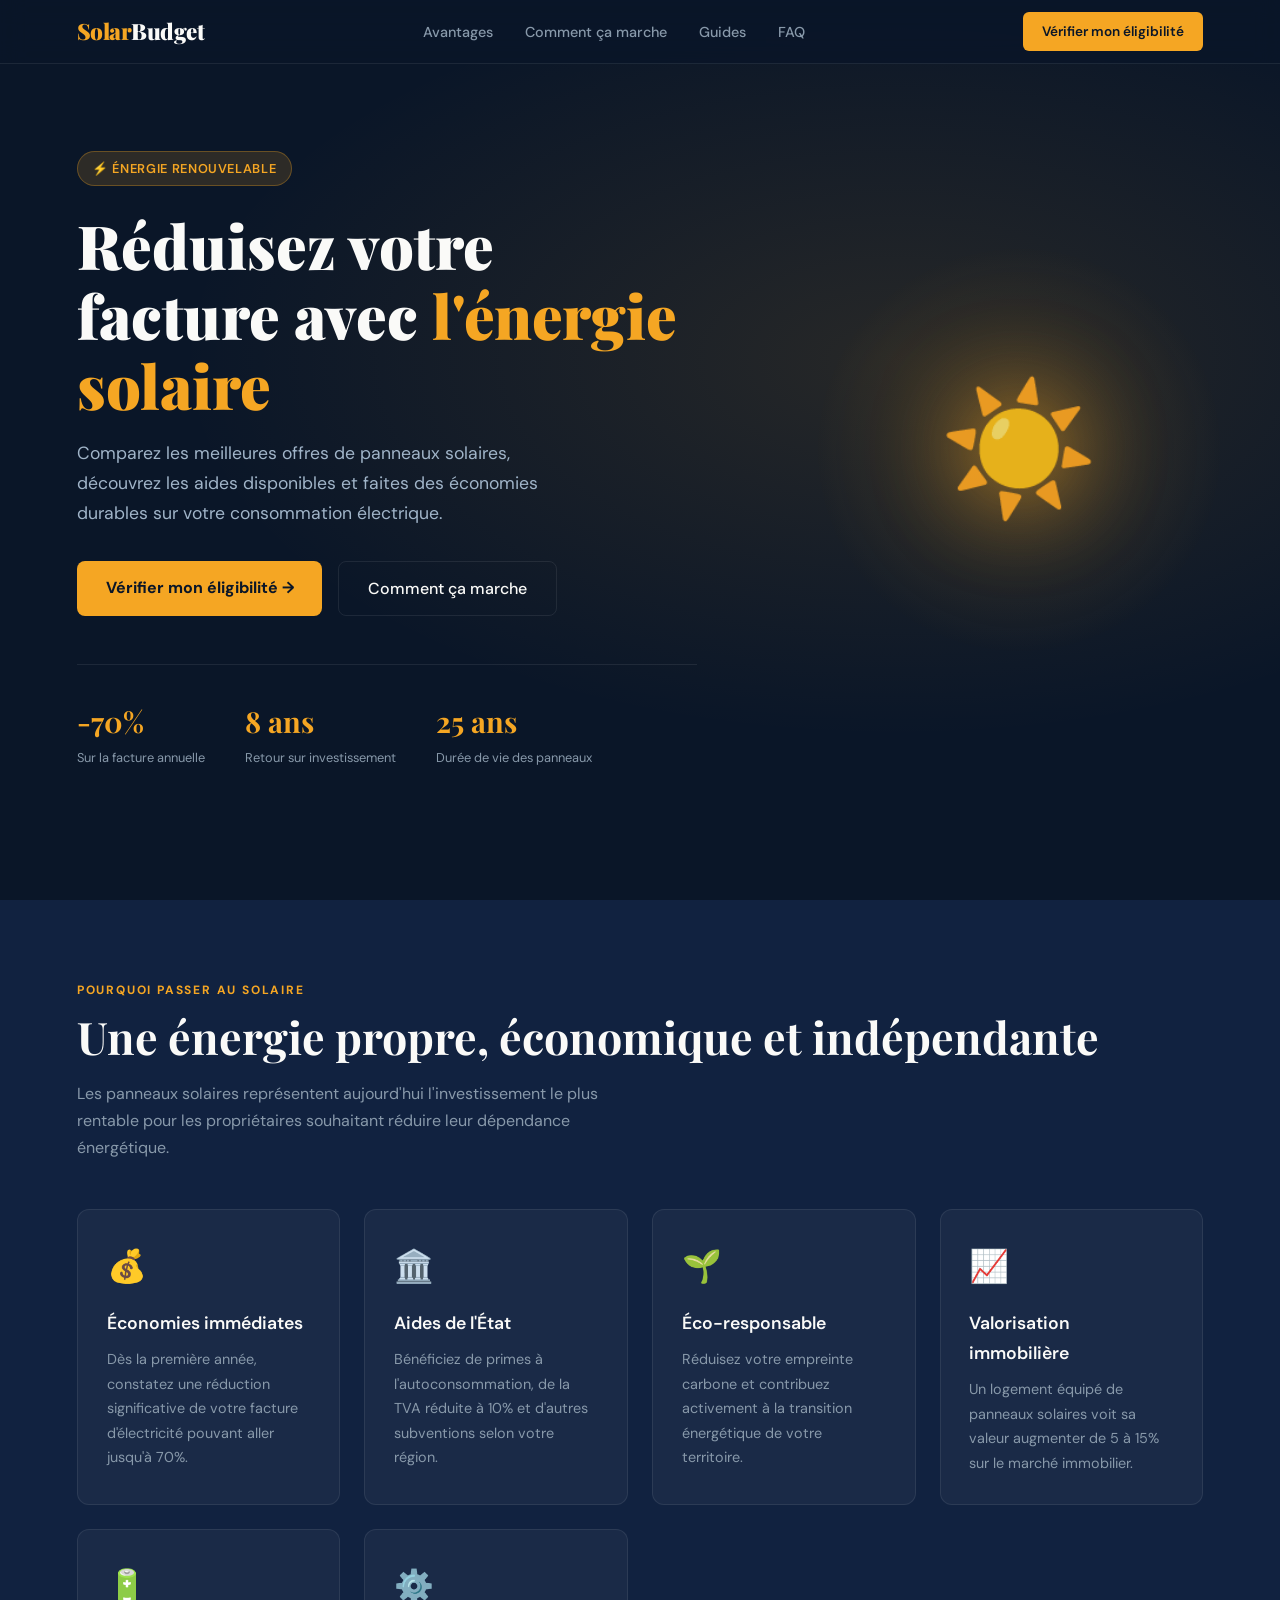
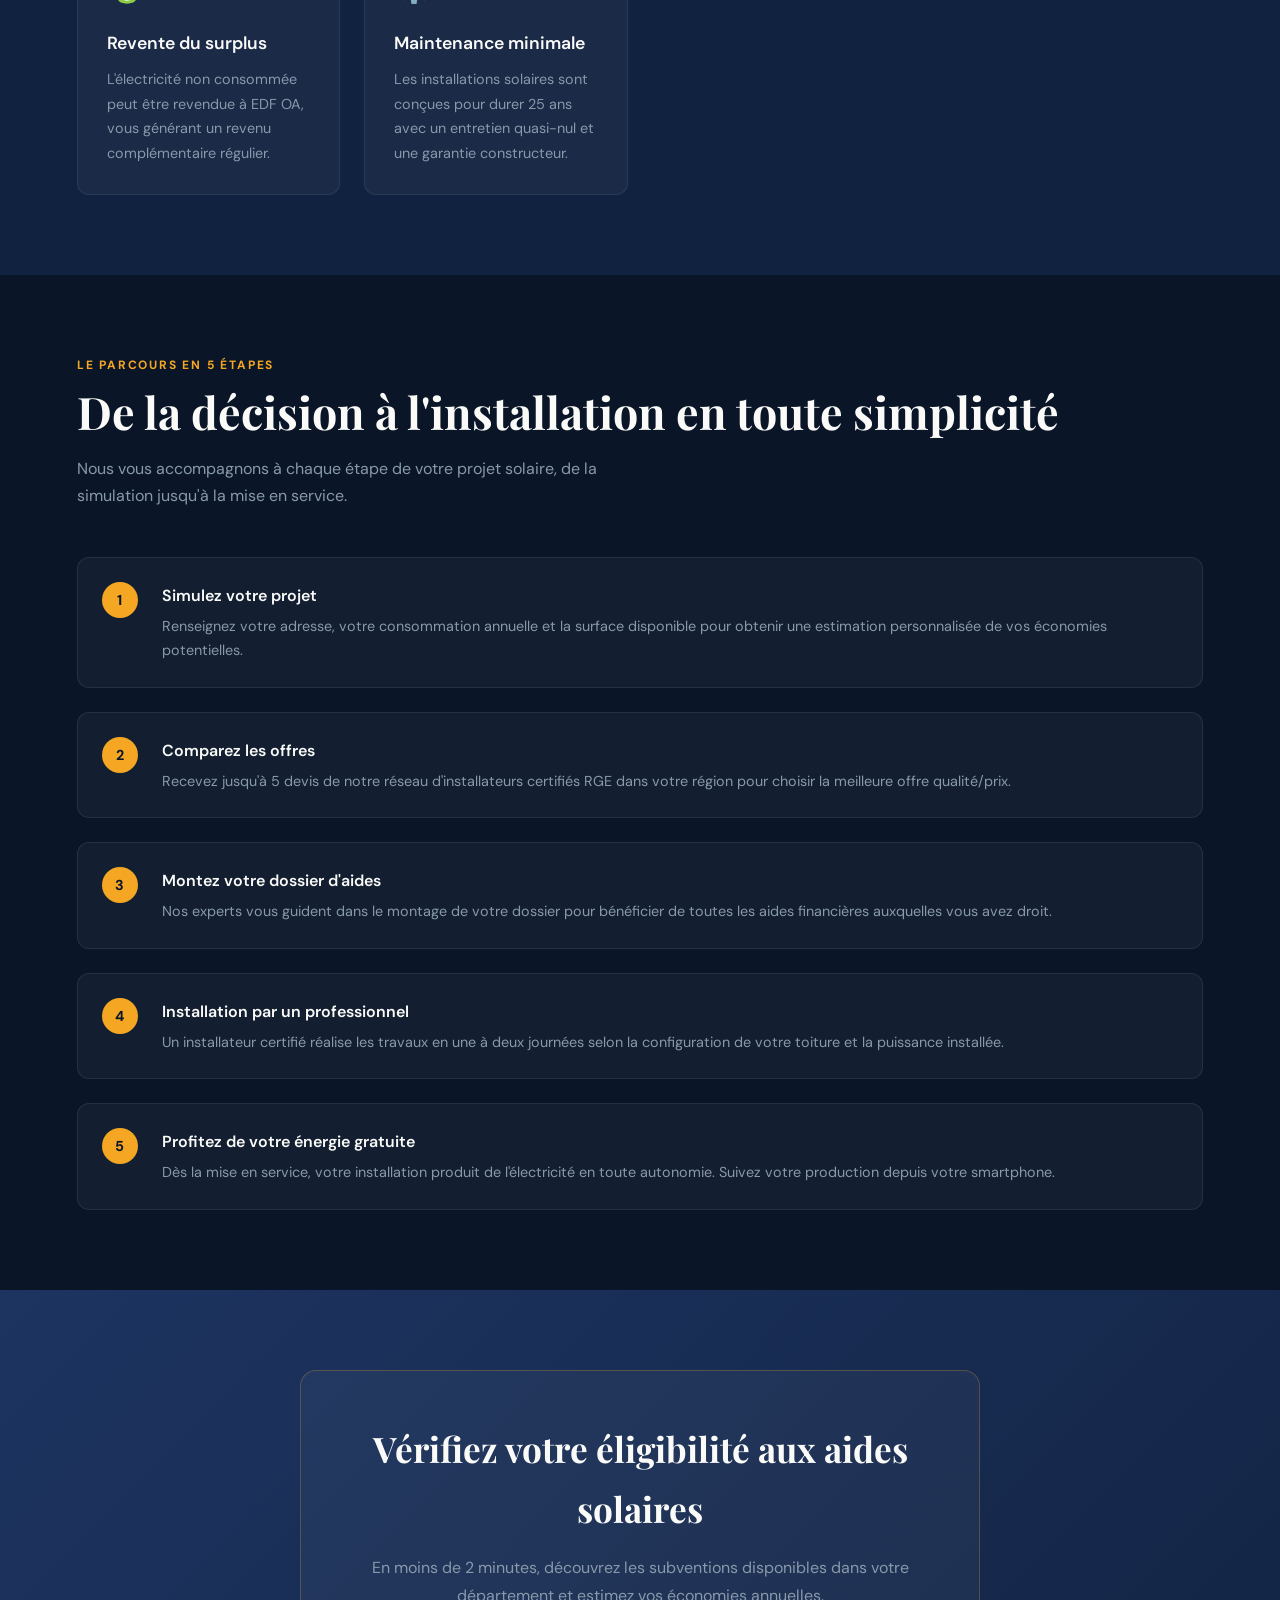
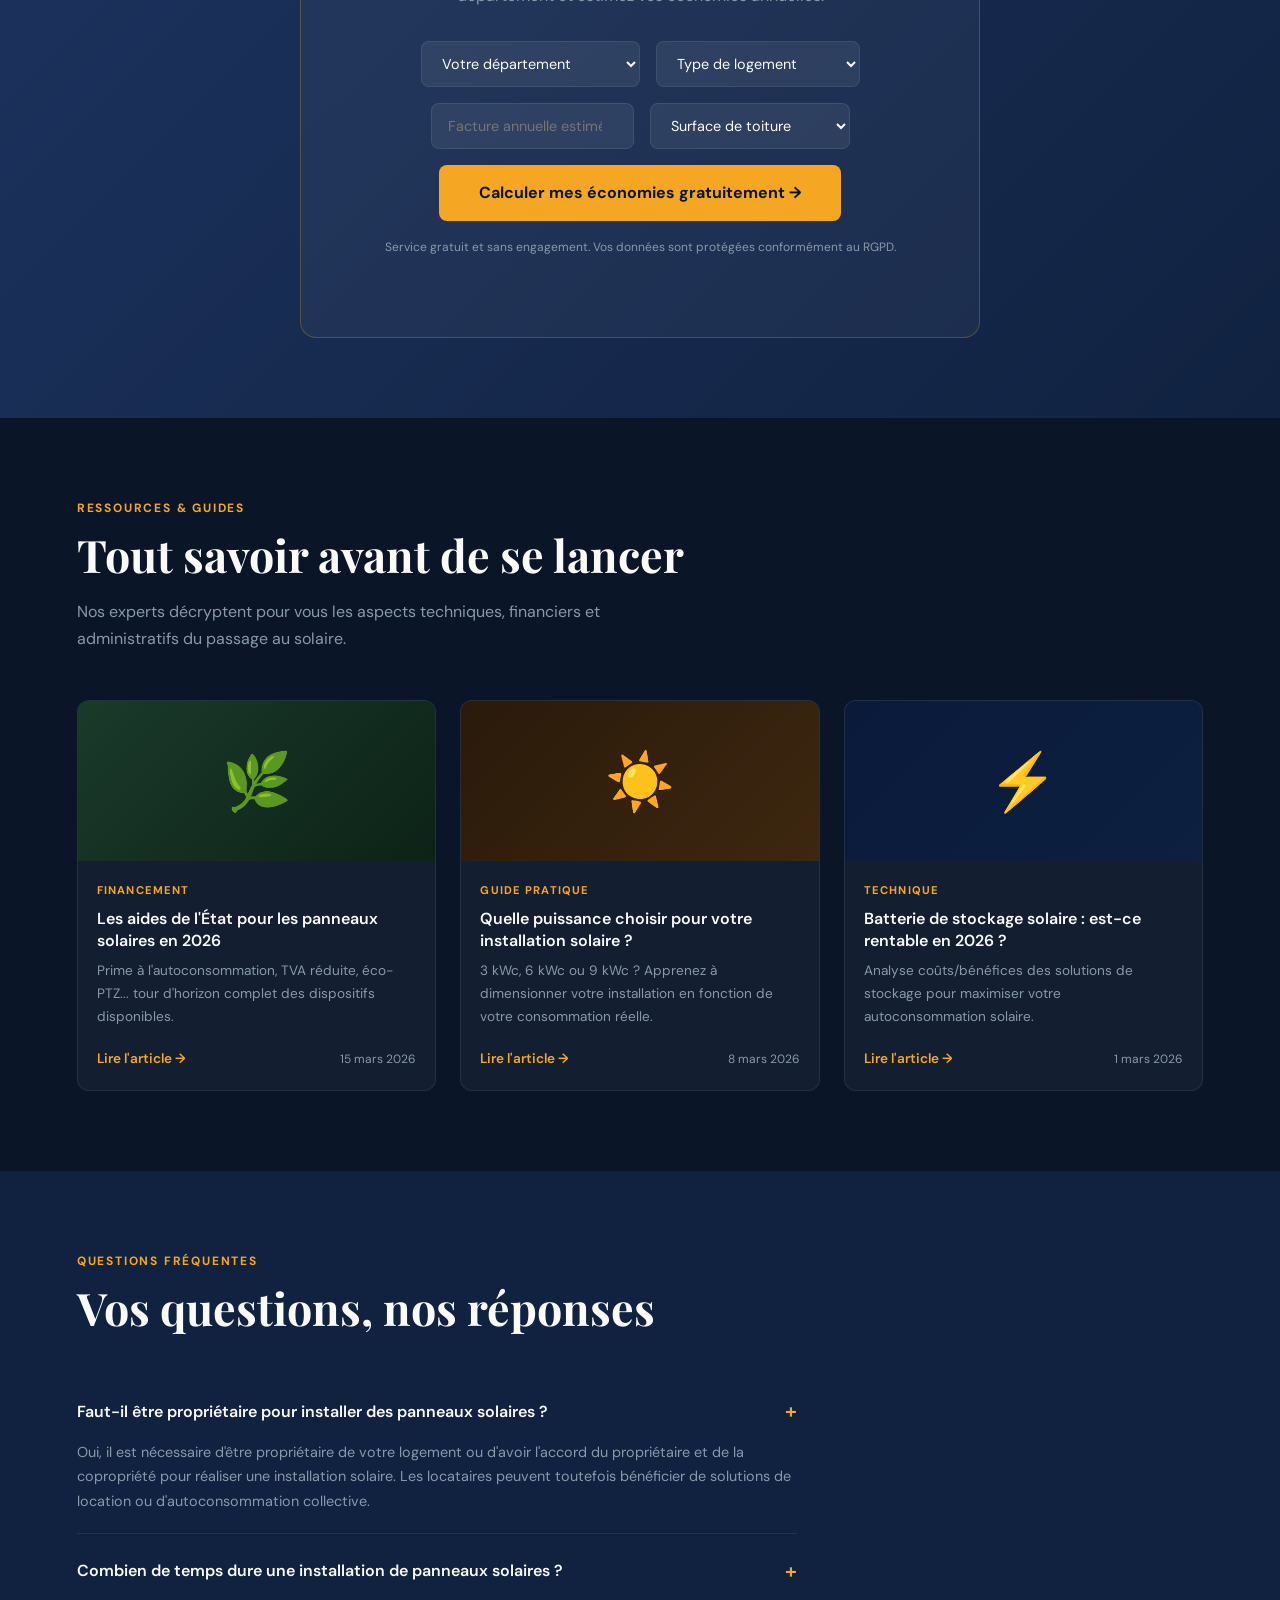
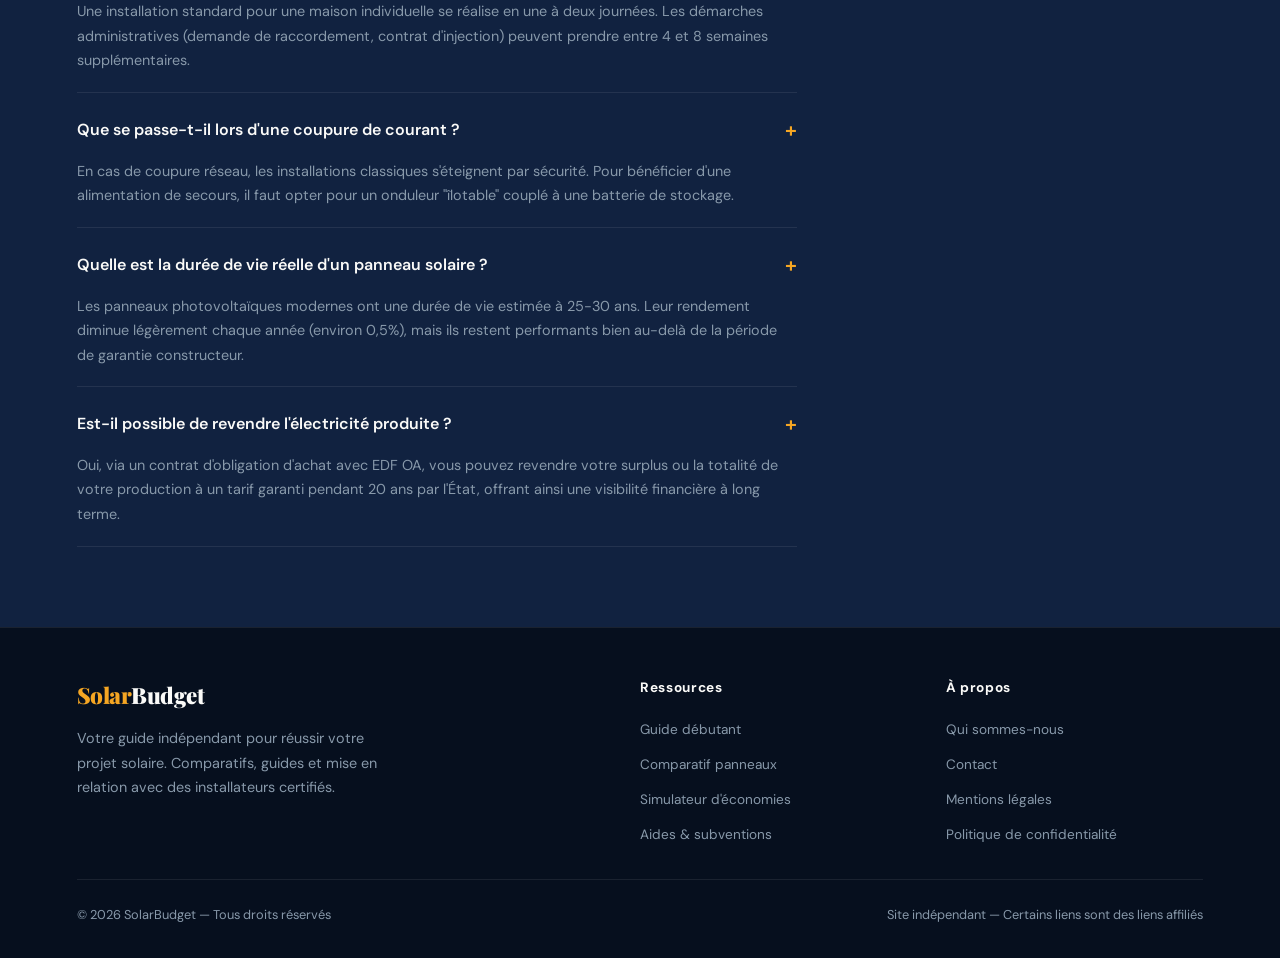
<file: index.html>
<!DOCTYPE html>
<html lang="fr">
<head>
  <meta charset="UTF-8" />
  <meta name="viewport" content="width=device-width, initial-scale=1.0"/>
  <title>SolarBudget — Économisez avec l'énergie solaire</title>
  <meta name="description" content="Découvrez comment réduire votre facture d'électricité grâce aux panneaux solaires. Guides, comparatifs et conseils d'experts pour passer au solaire.">
  <link rel="preconnect" href="https://fonts.googleapis.com">
  <link href="https://fonts.googleapis.com/css2?family=Playfair+Display:wght@700;900&family=DM+Sans:wght@400;500;600&display=swap" rel="stylesheet">
  <style>
    :root {
      --sun: #F5A623;
      --sun-deep: #E8890A;
      --sky: #0A1628;
      --sky-mid: #112240;
      --sky-light: #1D3461;
      --white: #FAFAF8;
      --muted: #8899AA;
      --card-bg: rgba(255,255,255,0.04);
      --border: rgba(255,255,255,0.08);
    }

    *, *::before, *::after { box-sizing: border-box; margin: 0; padding: 0; }

    html { scroll-behavior: smooth; }

    body {
      background: var(--sky);
      color: var(--white);
      font-family: 'DM Sans', sans-serif;
      font-size: 16px;
      line-height: 1.7;
      overflow-x: hidden;
    }

    /* ── NAV ── */
    nav {
      position: fixed; top: 0; width: 100%; z-index: 100;
      background: rgba(10,22,40,0.85);
      backdrop-filter: blur(12px);
      border-bottom: 1px solid var(--border);
      padding: 0 6vw;
      display: flex; align-items: center; justify-content: space-between;
      height: 64px;
    }
    .nav-logo {
      font-family: 'Playfair Display', serif;
      font-size: 1.4rem; font-weight: 900;
      color: var(--sun);
      letter-spacing: -0.5px;
    }
    .nav-logo span { color: var(--white); }
    .nav-links { display: flex; gap: 2rem; list-style: none; }
    .nav-links a {
      color: var(--muted); text-decoration: none; font-size: 0.9rem;
      font-weight: 500; transition: color .2s;
    }
    .nav-links a:hover { color: var(--white); }
    .nav-cta {
      background: var(--sun); color: var(--sky);
      padding: 0.5rem 1.2rem; border-radius: 6px;
      font-weight: 600; font-size: 0.85rem;
      text-decoration: none; transition: background .2s;
    }
    .nav-cta:hover { background: var(--sun-deep); }

    /* ── HERO ── */
    .hero {
      min-height: 100vh;
      display: flex; align-items: center;
      padding: 80px 6vw 60px;
      position: relative;
      overflow: hidden;
    }
    .hero::before {
      content: '';
      position: absolute; inset: 0;
      background: radial-gradient(ellipse 80% 60% at 70% 40%, rgba(245,166,35,0.12) 0%, transparent 70%);
      pointer-events: none;
    }
    .hero-content { max-width: 620px; position: relative; z-index: 1; }
    .hero-badge {
      display: inline-flex; align-items: center; gap: 0.5rem;
      background: rgba(245,166,35,0.15); border: 1px solid rgba(245,166,35,0.3);
      color: var(--sun); padding: 0.35rem 0.9rem; border-radius: 50px;
      font-size: 0.8rem; font-weight: 600; letter-spacing: 0.05em;
      text-transform: uppercase; margin-bottom: 1.5rem;
    }
    .hero h1 {
      font-family: 'Playfair Display', serif;
      font-size: clamp(2.4rem, 5vw, 3.8rem);
      font-weight: 900; line-height: 1.15;
      margin-bottom: 1.2rem;
    }
    .hero h1 em { color: var(--sun); font-style: normal; }
    .hero p {
      color: #A0B4C8; font-size: 1.1rem;
      max-width: 500px; margin-bottom: 2rem;
    }
    .hero-actions { display: flex; gap: 1rem; flex-wrap: wrap; }
    .btn-primary {
      background: var(--sun); color: var(--sky);
      padding: 0.8rem 1.8rem; border-radius: 8px;
      font-weight: 700; font-size: 1rem;
      text-decoration: none; transition: all .2s;
      display: inline-block;
    }
    .btn-primary:hover { background: var(--sun-deep); transform: translateY(-2px); }
    .btn-secondary {
      border: 1px solid var(--border); color: var(--white);
      padding: 0.8rem 1.8rem; border-radius: 8px;
      font-weight: 500; font-size: 1rem;
      text-decoration: none; transition: all .2s;
      display: inline-block;
    }
    .btn-secondary:hover { border-color: var(--sun); color: var(--sun); }

    .hero-stats {
      display: flex; gap: 2.5rem; margin-top: 3rem;
      padding-top: 2rem; border-top: 1px solid var(--border);
    }
    .stat-item { }
    .stat-num {
      font-family: 'Playfair Display', serif;
      font-size: 1.8rem; font-weight: 700; color: var(--sun);
    }
    .stat-label { font-size: 0.8rem; color: var(--muted); margin-top: 0.1rem; }

    .hero-visual {
      position: absolute; right: 4vw; top: 50%;
      transform: translateY(-50%);
      width: min(420px, 40vw);
      opacity: 0.9;
    }
    .sun-graphic {
      width: 100%; aspect-ratio: 1;
      background: radial-gradient(circle, rgba(245,166,35,0.25) 0%, rgba(245,166,35,0.05) 50%, transparent 70%);
      border-radius: 50%;
      position: relative;
      animation: pulse 4s ease-in-out infinite;
    }
    .sun-graphic::after {
      content: '☀️';
      position: absolute; top: 50%; left: 50%;
      transform: translate(-50%, -50%);
      font-size: clamp(4rem, 10vw, 8rem);
      filter: drop-shadow(0 0 40px rgba(245,166,35,0.6));
    }
    @keyframes pulse {
      0%, 100% { transform: scale(1); }
      50% { transform: scale(1.05); }
    }

    /* ── SECTION GÉNÉRIQUE ── */
    section { padding: 80px 6vw; }
    .section-label {
      font-size: 0.75rem; font-weight: 700; letter-spacing: 0.15em;
      text-transform: uppercase; color: var(--sun); margin-bottom: 0.6rem;
    }
    .section-title {
      font-family: 'Playfair Display', serif;
      font-size: clamp(1.8rem, 3.5vw, 2.8rem);
      font-weight: 700; line-height: 1.2;
      margin-bottom: 1rem;
    }
    .section-sub { color: var(--muted); max-width: 560px; font-size: 1rem; }

    /* ── AVANTAGES ── */
    .avantages { background: var(--sky-mid); }
    .cards-grid {
      display: grid;
      grid-template-columns: repeat(auto-fit, minmax(260px, 1fr));
      gap: 1.5rem; margin-top: 3rem;
    }
    .card {
      background: var(--card-bg);
      border: 1px solid var(--border);
      border-radius: 12px; padding: 1.8rem;
      transition: border-color .2s, transform .2s;
    }
    .card:hover { border-color: rgba(245,166,35,0.4); transform: translateY(-4px); }
    .card-icon { font-size: 2rem; margin-bottom: 1rem; }
    .card h3 { font-size: 1.1rem; font-weight: 600; margin-bottom: 0.5rem; }
    .card p { color: var(--muted); font-size: 0.9rem; }

    /* ── GUIDE ── */
    .guide-steps { margin-top: 3rem; display: flex; flex-direction: column; gap: 1.5rem; }
    .step {
      display: flex; gap: 1.5rem; align-items: flex-start;
      background: var(--card-bg); border: 1px solid var(--border);
      border-radius: 12px; padding: 1.5rem;
    }
    .step-num {
      background: var(--sun); color: var(--sky);
      width: 36px; height: 36px; border-radius: 50%;
      display: flex; align-items: center; justify-content: center;
      font-weight: 700; font-size: 0.9rem; flex-shrink: 0;
    }
    .step-content h3 { font-size: 1rem; font-weight: 600; margin-bottom: 0.3rem; }
    .step-content p { color: var(--muted); font-size: 0.9rem; }

    /* ── ÉLIGIBILITÉ CTA ── */
    .eligibilite {
      background: linear-gradient(135deg, var(--sky-light) 0%, var(--sky-mid) 100%);
      text-align: center;
    }
    .eligibilite-box {
      max-width: 680px; margin: 0 auto;
      background: var(--card-bg); border: 1px solid rgba(245,166,35,0.25);
      border-radius: 16px; padding: 3rem 2rem;
    }
    .eligibilite-box h2 {
      font-family: 'Playfair Display', serif;
      font-size: clamp(1.5rem, 3vw, 2.2rem);
      font-weight: 700; margin-bottom: 1rem;
    }
    .eligibilite-box p { color: var(--muted); margin-bottom: 2rem; }
    .form-row { display: flex; gap: 1rem; flex-wrap: wrap; justify-content: center; margin-bottom: 1rem; }
    .form-row select, .form-row input {
      background: rgba(255,255,255,0.07); border: 1px solid var(--border);
      color: var(--white); padding: 0.75rem 1rem; border-radius: 8px;
      font-family: 'DM Sans', sans-serif; font-size: 0.9rem;
      min-width: 200px;
    }
    .form-row select option { background: var(--sky-mid); }
    .disclaimer { font-size: 0.75rem; color: var(--muted); margin-top: 1rem; }

    /* ── ARTICLES ── */
    .articles-grid {
      display: grid;
      grid-template-columns: repeat(auto-fit, minmax(280px, 1fr));
      gap: 1.5rem; margin-top: 3rem;
    }
    .article-card {
      background: var(--card-bg); border: 1px solid var(--border);
      border-radius: 12px; overflow: hidden;
      transition: border-color .2s, transform .2s;
    }
    .article-card:hover { border-color: rgba(245,166,35,0.3); transform: translateY(-3px); }
    .article-thumb {
      height: 160px;
      display: flex; align-items: center; justify-content: center;
      font-size: 3.5rem;
    }
    .article-thumb.t1 { background: linear-gradient(135deg, #1a3a2a, #0d2218); }
    .article-thumb.t2 { background: linear-gradient(135deg, #2a1a0a, #3d2710); }
    .article-thumb.t3 { background: linear-gradient(135deg, #0a1a3a, #0d2040); }
    .article-body { padding: 1.2rem; }
    .article-tag {
      font-size: 0.7rem; font-weight: 700; letter-spacing: 0.1em;
      text-transform: uppercase; color: var(--sun); margin-bottom: 0.5rem;
    }
    .article-body h3 { font-size: 1rem; font-weight: 600; margin-bottom: 0.4rem; line-height: 1.4; }
    .article-body p { color: var(--muted); font-size: 0.85rem; }
    .article-footer {
      padding: 0 1.2rem 1.2rem;
      display: flex; justify-content: space-between; align-items: center;
    }
    .read-more { color: var(--sun); font-size: 0.85rem; font-weight: 600; text-decoration: none; }
    .read-more:hover { text-decoration: underline; }
    .read-date { color: var(--muted); font-size: 0.75rem; }

    /* ── FAQ ── */
    .faq { background: var(--sky-mid); }
    .faq-list { max-width: 720px; margin-top: 2.5rem; }
    .faq-item {
      border-bottom: 1px solid var(--border); padding: 1.2rem 0;
    }
    .faq-q {
      font-weight: 600; font-size: 1rem; cursor: pointer;
      display: flex; justify-content: space-between; align-items: center;
    }
    .faq-q::after { content: '+'; color: var(--sun); font-size: 1.3rem; }
    .faq-a { color: var(--muted); font-size: 0.9rem; margin-top: 0.7rem; line-height: 1.7; }

    /* ── FOOTER ── */
    footer {
      background: #060F1E; padding: 3rem 6vw 2rem;
      border-top: 1px solid var(--border);
    }
    .footer-grid {
      display: grid; grid-template-columns: 2fr 1fr 1fr; gap: 3rem;
      margin-bottom: 2rem;
    }
    .footer-brand p { color: var(--muted); font-size: 0.9rem; margin-top: 0.8rem; max-width: 300px; }
    .footer-col h4 { font-size: 0.85rem; font-weight: 700; letter-spacing: 0.05em; margin-bottom: 1rem; }
    .footer-col ul { list-style: none; display: flex; flex-direction: column; gap: 0.5rem; }
    .footer-col a { color: var(--muted); text-decoration: none; font-size: 0.85rem; transition: color .2s; }
    .footer-col a:hover { color: var(--sun); }
    .footer-bottom {
      padding-top: 1.5rem; border-top: 1px solid var(--border);
      display: flex; justify-content: space-between; align-items: center;
      font-size: 0.8rem; color: var(--muted);
    }
    .footer-bottom a { color: var(--muted); text-decoration: none; }

    @media (max-width: 768px) {
      .hero-visual { display: none; }
      .hero-stats { gap: 1.5rem; }
      .footer-grid { grid-template-columns: 1fr; gap: 2rem; }
      .nav-links { display: none; }
    }
  </style>
</head>
<body>

  <!-- NAV -->
  <nav>
    <div class="nav-logo">Solar<span>Budget</span></div>
    <ul class="nav-links">
      <li><a href="#avantages">Avantages</a></li>
      <li><a href="#guide">Comment ça marche</a></li>
      <li><a href="#articles">Guides</a></li>
      <li><a href="#faq">FAQ</a></li>
    </ul>
    <a href="#eligibilite" class="nav-cta">Vérifier mon éligibilité</a>
  </nav>

  <!-- HERO -->
  <section class="hero">
    <div class="hero-content">
      <div class="hero-badge">⚡ Énergie renouvelable</div>
      <h1>Réduisez votre facture avec <em>l'énergie solaire</em></h1>
      <p>Comparez les meilleures offres de panneaux solaires, découvrez les aides disponibles et faites des économies durables sur votre consommation électrique.</p>
      <div class="hero-actions">
        <a href="#eligibilite" class="btn-primary">Vérifier mon éligibilité →</a>
        <a href="#guide" class="btn-secondary">Comment ça marche</a>
      </div>
      <div class="hero-stats">
        <div class="stat-item">
          <div class="stat-num">-70%</div>
          <div class="stat-label">Sur la facture annuelle</div>
        </div>
        <div class="stat-item">
          <div class="stat-num">8 ans</div>
          <div class="stat-label">Retour sur investissement</div>
        </div>
        <div class="stat-item">
          <div class="stat-num">25 ans</div>
          <div class="stat-label">Durée de vie des panneaux</div>
        </div>
      </div>
    </div>
    <div class="hero-visual">
      <div class="sun-graphic"></div>
    </div>
  </section>

  <!-- AVANTAGES -->
  <section class="avantages" id="avantages">
    <div class="section-label">Pourquoi passer au solaire</div>
    <h2 class="section-title">Une énergie propre, économique et indépendante</h2>
    <p class="section-sub">Les panneaux solaires représentent aujourd'hui l'investissement le plus rentable pour les propriétaires souhaitant réduire leur dépendance énergétique.</p>
    <div class="cards-grid">
      <div class="card">
        <div class="card-icon">💰</div>
        <h3>Économies immédiates</h3>
        <p>Dès la première année, constatez une réduction significative de votre facture d'électricité pouvant aller jusqu'à 70%.</p>
      </div>
      <div class="card">
        <div class="card-icon">🏛️</div>
        <h3>Aides de l'État</h3>
        <p>Bénéficiez de primes à l'autoconsommation, de la TVA réduite à 10% et d'autres subventions selon votre région.</p>
      </div>
      <div class="card">
        <div class="card-icon">🌱</div>
        <h3>Éco-responsable</h3>
        <p>Réduisez votre empreinte carbone et contribuez activement à la transition énergétique de votre territoire.</p>
      </div>
      <div class="card">
        <div class="card-icon">📈</div>
        <h3>Valorisation immobilière</h3>
        <p>Un logement équipé de panneaux solaires voit sa valeur augmenter de 5 à 15% sur le marché immobilier.</p>
      </div>
      <div class="card">
        <div class="card-icon">🔋</div>
        <h3>Revente du surplus</h3>
        <p>L'électricité non consommée peut être revendue à EDF OA, vous générant un revenu complémentaire régulier.</p>
      </div>
      <div class="card">
        <div class="card-icon">⚙️</div>
        <h3>Maintenance minimale</h3>
        <p>Les installations solaires sont conçues pour durer 25 ans avec un entretien quasi-nul et une garantie constructeur.</p>
      </div>
    </div>
  </section>

  <!-- GUIDE -->
  <section id="guide">
    <div class="section-label">Le parcours en 5 étapes</div>
    <h2 class="section-title">De la décision à l'installation en toute simplicité</h2>
    <p class="section-sub">Nous vous accompagnons à chaque étape de votre projet solaire, de la simulation jusqu'à la mise en service.</p>
    <div class="guide-steps">
      <div class="step">
        <div class="step-num">1</div>
        <div class="step-content">
          <h3>Simulez votre projet</h3>
          <p>Renseignez votre adresse, votre consommation annuelle et la surface disponible pour obtenir une estimation personnalisée de vos économies potentielles.</p>
        </div>
      </div>
      <div class="step">
        <div class="step-num">2</div>
        <div class="step-content">
          <h3>Comparez les offres</h3>
          <p>Recevez jusqu'à 5 devis de notre réseau d'installateurs certifiés RGE dans votre région pour choisir la meilleure offre qualité/prix.</p>
        </div>
      </div>
      <div class="step">
        <div class="step-num">3</div>
        <div class="step-content">
          <h3>Montez votre dossier d'aides</h3>
          <p>Nos experts vous guident dans le montage de votre dossier pour bénéficier de toutes les aides financières auxquelles vous avez droit.</p>
        </div>
      </div>
      <div class="step">
        <div class="step-num">4</div>
        <div class="step-content">
          <h3>Installation par un professionnel</h3>
          <p>Un installateur certifié réalise les travaux en une à deux journées selon la configuration de votre toiture et la puissance installée.</p>
        </div>
      </div>
      <div class="step">
        <div class="step-num">5</div>
        <div class="step-content">
          <h3>Profitez de votre énergie gratuite</h3>
          <p>Dès la mise en service, votre installation produit de l'électricité en toute autonomie. Suivez votre production depuis votre smartphone.</p>
        </div>
      </div>
    </div>
  </section>

  <!-- ÉLIGIBILITÉ -->
  <section class="eligibilite" id="eligibilite">
    <div class="eligibilite-box">
      <h2>Vérifiez votre éligibilité aux aides solaires</h2>
      <p>En moins de 2 minutes, découvrez les subventions disponibles dans votre département et estimez vos économies annuelles.</p>
      <div class="form-row">
        <select>
          <option value="">Votre département</option>
          <option>75 — Paris</option>
          <option>69 — Rhône</option>
          <option>13 — Bouches-du-Rhône</option>
          <option>33 — Gironde</option>
          <option>31 — Haute-Garonne</option>
          <option>Autre département</option>
        </select>
        <select>
          <option value="">Type de logement</option>
          <option>Maison individuelle</option>
          <option>Appartement</option>
          <option>Maison en copropriété</option>
        </select>
      </div>
      <div class="form-row">
        <input type="number" placeholder="Facture annuelle estimée (€)" min="0" />
        <select>
          <option value="">Surface de toiture</option>
          <option>Moins de 20 m²</option>
          <option>20 à 40 m²</option>
          <option>Plus de 40 m²</option>
        </select>
      </div>
      <a href="#" class="btn-primary" style="font-size:1rem; padding: 0.9rem 2.5rem;">
        Calculer mes économies gratuitement →
      </a>
      <p class="disclaimer">Service gratuit et sans engagement. Vos données sont protégées conformément au RGPD.</p>
    </div>
  </section>

  <!-- ARTICLES -->
  <section id="articles">
    <div class="section-label">Ressources & guides</div>
    <h2 class="section-title">Tout savoir avant de se lancer</h2>
    <p class="section-sub">Nos experts décryptent pour vous les aspects techniques, financiers et administratifs du passage au solaire.</p>
    <div class="articles-grid">
      <div class="article-card">
        <div class="article-thumb t1">🌿</div>
        <div class="article-body">
          <div class="article-tag">Financement</div>
          <h3>Les aides de l'État pour les panneaux solaires en 2026</h3>
          <p>Prime à l'autoconsommation, TVA réduite, éco-PTZ... tour d'horizon complet des dispositifs disponibles.</p>
        </div>
        <div class="article-footer">
          <a href="#" class="read-more">Lire l'article →</a>
          <span class="read-date">15 mars 2026</span>
        </div>
      </div>
      <div class="article-card">
        <div class="article-thumb t2">☀️</div>
        <div class="article-body">
          <div class="article-tag">Guide pratique</div>
          <h3>Quelle puissance choisir pour votre installation solaire ?</h3>
          <p>3 kWc, 6 kWc ou 9 kWc ? Apprenez à dimensionner votre installation en fonction de votre consommation réelle.</p>
        </div>
        <div class="article-footer">
          <a href="#" class="read-more">Lire l'article →</a>
          <span class="read-date">8 mars 2026</span>
        </div>
      </div>
      <div class="article-card">
        <div class="article-thumb t3">⚡</div>
        <div class="article-body">
          <div class="article-tag">Technique</div>
          <h3>Batterie de stockage solaire : est-ce rentable en 2026 ?</h3>
          <p>Analyse coûts/bénéfices des solutions de stockage pour maximiser votre autoconsommation solaire.</p>
        </div>
        <div class="article-footer">
          <a href="#" class="read-more">Lire l'article →</a>
          <span class="read-date">1 mars 2026</span>
        </div>
      </div>
    </div>
  </section>

  <!-- FAQ -->
  <section class="faq" id="faq">
    <div class="section-label">Questions fréquentes</div>
    <h2 class="section-title">Vos questions, nos réponses</h2>
    <div class="faq-list">
      <div class="faq-item">
        <div class="faq-q">Faut-il être propriétaire pour installer des panneaux solaires ?</div>
        <div class="faq-a">Oui, il est nécessaire d'être propriétaire de votre logement ou d'avoir l'accord du propriétaire et de la copropriété pour réaliser une installation solaire. Les locataires peuvent toutefois bénéficier de solutions de location ou d'autoconsommation collective.</div>
      </div>
      <div class="faq-item">
        <div class="faq-q">Combien de temps dure une installation de panneaux solaires ?</div>
        <div class="faq-a">Une installation standard pour une maison individuelle se réalise en une à deux journées. Les démarches administratives (demande de raccordement, contrat d'injection) peuvent prendre entre 4 et 8 semaines supplémentaires.</div>
      </div>
      <div class="faq-item">
        <div class="faq-q">Que se passe-t-il lors d'une coupure de courant ?</div>
        <div class="faq-a">En cas de coupure réseau, les installations classiques s'éteignent par sécurité. Pour bénéficier d'une alimentation de secours, il faut opter pour un onduleur "îlotable" couplé à une batterie de stockage.</div>
      </div>
      <div class="faq-item">
        <div class="faq-q">Quelle est la durée de vie réelle d'un panneau solaire ?</div>
        <div class="faq-a">Les panneaux photovoltaïques modernes ont une durée de vie estimée à 25-30 ans. Leur rendement diminue légèrement chaque année (environ 0,5%), mais ils restent performants bien au-delà de la période de garantie constructeur.</div>
      </div>
      <div class="faq-item">
        <div class="faq-q">Est-il possible de revendre l'électricité produite ?</div>
        <div class="faq-a">Oui, via un contrat d'obligation d'achat avec EDF OA, vous pouvez revendre votre surplus ou la totalité de votre production à un tarif garanti pendant 20 ans par l'État, offrant ainsi une visibilité financière à long terme.</div>
      </div>
    </div>
  </section>

  <!-- FOOTER -->
  <footer>
    <div class="footer-grid">
      <div class="footer-brand">
        <div class="nav-logo">Solar<span>Budget</span></div>
        <p>Votre guide indépendant pour réussir votre projet solaire. Comparatifs, guides et mise en relation avec des installateurs certifiés.</p>
      </div>
      <div class="footer-col">
        <h4>Ressources</h4>
        <ul>
          <li><a href="#">Guide débutant</a></li>
          <li><a href="#">Comparatif panneaux</a></li>
          <li><a href="#">Simulateur d'économies</a></li>
          <li><a href="#">Aides & subventions</a></li>
        </ul>
      </div>
      <div class="footer-col">
        <h4>À propos</h4>
        <ul>
          <li><a href="#">Qui sommes-nous</a></li>
          <li><a href="#">Contact</a></li>
          <li><a href="#">Mentions légales</a></li>
          <li><a href="#">Politique de confidentialité</a></li>
        </ul>
      </div>
    </div>
    <div class="footer-bottom">
      <span>© 2026 SolarBudget — Tous droits réservés</span>
      <span>Site indépendant — Certains liens sont des liens affiliés</span>
    </div>
  </footer>

</body>
</html>
</file>
